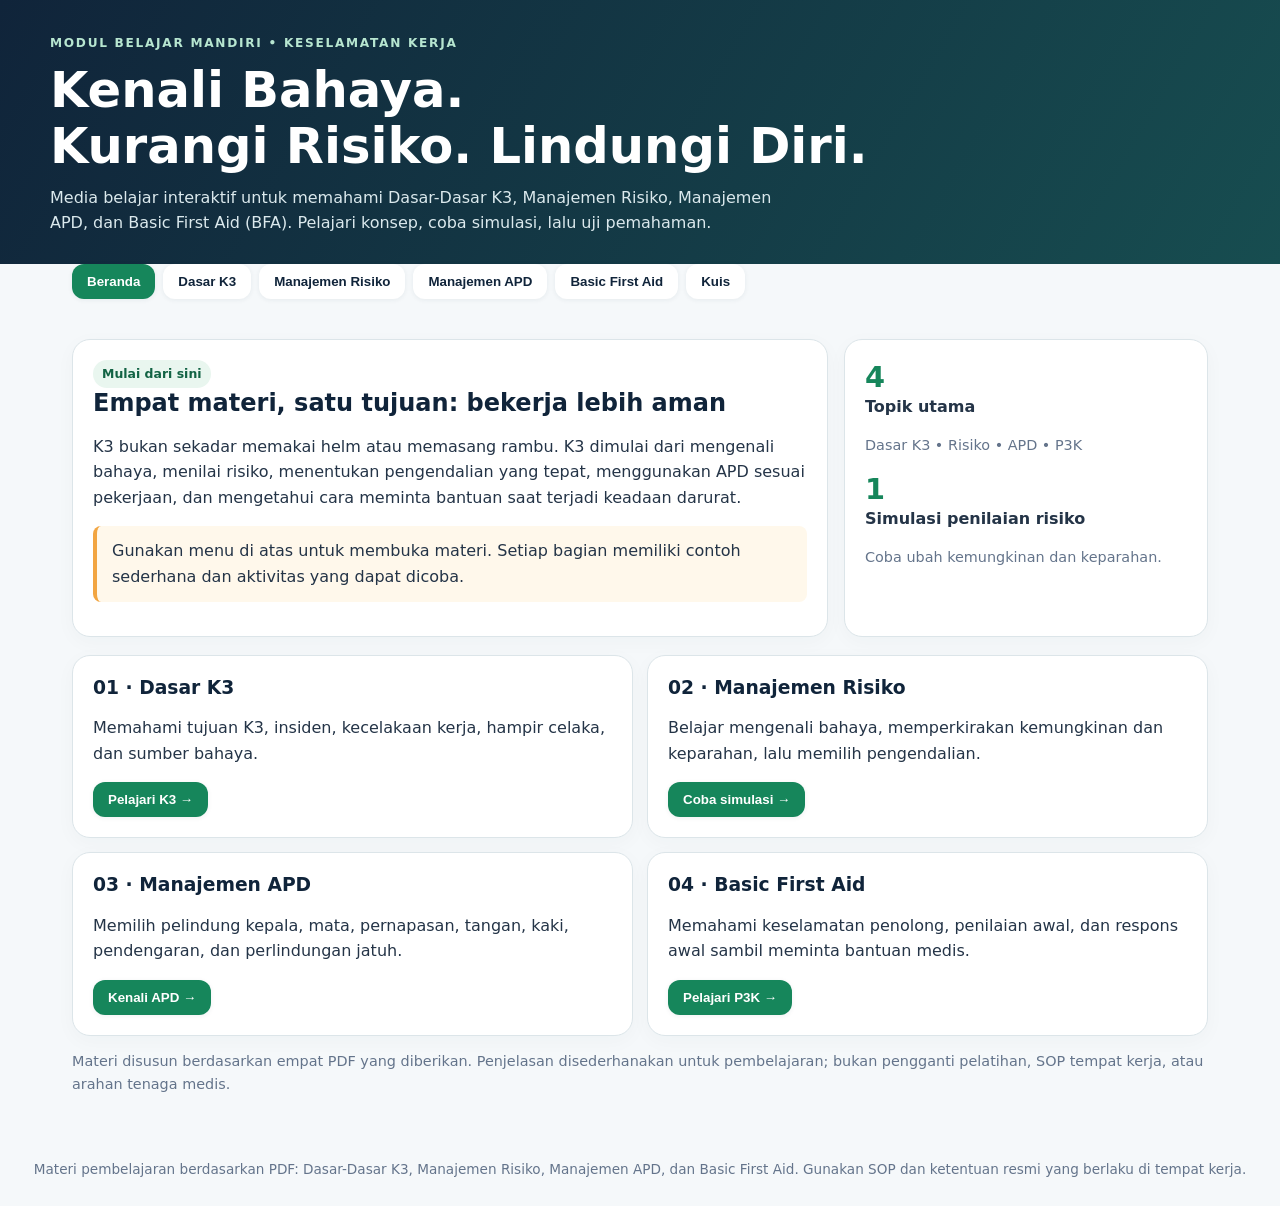
<file: index.html>
<!doctype html>
<html lang="id">
<head>
<meta charset="utf-8"><meta name="viewport" content="width=device-width,initial-scale=1">
<title>Belajar Interaktif K3 | First Aid • Risiko • APD</title>
<link rel="stylesheet" href="css/style.css">
</head>
<body>
<header>
 <div class="eyebrow">Modul belajar mandiri • Keselamatan kerja</div>
 <h1>Kenali Bahaya.<br>Kurangi Risiko. Lindungi Diri.</h1>
 <p>Media belajar interaktif untuk memahami Dasar-Dasar K3, Manajemen Risiko, Manajemen APD, dan Basic First Aid (BFA). Pelajari konsep, coba simulasi, lalu uji pemahaman.</p>
</header>
<nav aria-label="Navigasi materi">
 <button class="active" data-tab="beranda">Beranda</button>
 <button data-tab="k3">Dasar K3</button>
 <button data-tab="risiko">Manajemen Risiko</button>
 <button data-tab="apd">Manajemen APD</button>
 <button data-tab="firstaid">Basic First Aid</button>
 <button data-tab="kuis">Kuis</button>
</nav>
<main class="wrap">
<section id="beranda" class="panel active">
 <div class="hero">
  <div class="card"><span class="tag">Mulai dari sini</span><h2>Empat materi, satu tujuan: bekerja lebih aman</h2>
  <p>K3 bukan sekadar memakai helm atau memasang rambu. K3 dimulai dari mengenali bahaya, menilai risiko, menentukan pengendalian yang tepat, menggunakan APD sesuai pekerjaan, dan mengetahui cara meminta bantuan saat terjadi keadaan darurat.</p>
  <div class="callout">Gunakan menu di atas untuk membuka materi. Setiap bagian memiliki contoh sederhana dan aktivitas yang dapat dicoba.</div></div>
  <div class="card"><div class="kpi">4</div><b>Topik utama</b><p class="small">Dasar K3 • Risiko • APD • P3K</p><div class="kpi">1</div><b>Simulasi penilaian risiko</b><p class="small">Coba ubah kemungkinan dan keparahan.</p></div>
 </div>
 <div class="grid">
  <div class="card"><h3>01 · Dasar K3</h3><p>Memahami tujuan K3, insiden, kecelakaan kerja, hampir celaka, dan sumber bahaya.</p><button class="btn primary" onclick="go('k3')">Pelajari K3 →</button></div>
  <div class="card"><h3>02 · Manajemen Risiko</h3><p>Belajar mengenali bahaya, memperkirakan kemungkinan dan keparahan, lalu memilih pengendalian.</p><button class="btn primary" onclick="go('risiko')">Coba simulasi →</button></div>
  <div class="card"><h3>03 · Manajemen APD</h3><p>Memilih pelindung kepala, mata, pernapasan, tangan, kaki, pendengaran, dan perlindungan jatuh.</p><button class="btn primary" onclick="go('apd')">Kenali APD →</button></div>
  <div class="card"><h3>04 · Basic First Aid</h3><p>Memahami keselamatan penolong, penilaian awal, dan respons awal sambil meminta bantuan medis.</p><button class="btn primary" onclick="go('firstaid')">Pelajari P3K →</button></div>
 </div>
 <p class="small">Materi disusun berdasarkan empat PDF yang diberikan. Penjelasan disederhanakan untuk pembelajaran; bukan pengganti pelatihan, SOP tempat kerja, atau arahan tenaga medis.</p>
</section>

<section id="k3" class="panel">
 <div class="card"><span class="tag">Materi 01</span><h2>Dasar-Dasar Keselamatan dan Kesehatan Kerja (K3)</h2><p><b>Pengertian sederhana:</b> K3 adalah upaya untuk melindungi pekerja dan orang lain di tempat kerja, sekaligus memastikan sumber produksi dapat digunakan secara aman dan efisien.</p><p class="small">Rujukan: PDF Dasar-Dasar K3, hlm. 3–5.</p></div>
 <div class="grid" style="margin-top:14px">
  <div class="card"><h3>Tujuan K3</h3><ol><li>Melindungi dan menjamin keselamatan tenaga kerja serta orang lain di tempat kerja.</li><li>Menjamin sumber produksi digunakan secara aman dan efisien.</li><li>Meningkatkan kesejahteraan dan produktivitas.</li></ol></div>
  <div class="card"><h3>Simbol K3</h3><p>Dalam materi, lambang K3 terdiri dari palang hijau, roda gigi bergerigi sebelas, dan dasar putih.</p><ul><li><b>Palang:</b> bebas dari kecelakaan dan penyakit akibat kerja.</li><li><b>Roda gigi:</b> bekerja dengan kesegaran jasmani dan rohani.</li><li><b>Hijau:</b> selamat, sehat, sejahtera.</li><li><b>Putih:</b> bersih dan suci.</li><li><b>11 gerigi:</b> sebelas bab UU No. 1 Tahun 1970.</li></ul><p class="small">Rujukan: PDF Dasar-Dasar K3, hlm. 3.</p></div>
 </div>
 <div class="card" style="margin-top:14px"><h3>Bedakan tiga istilah ini</h3><div class="grid3">
  <div><span class="pill">Insiden</span><p>Kejadian terkait pekerjaan yang dapat menyebabkan cedera, PAK, atau kematian; termasuk keadaan darurat.</p></div>
  <div><span class="pill">Kecelakaan kerja</span><p>Insiden yang benar-benar menyebabkan cedera, PAK, atau kefatalan.</p></div>
  <div><span class="pill">Hampir celaka</span><p>Insiden yang tidak menyebabkan cedera atau kerugian, tetapi berpotensi menyebabkannya.</p></div>
 </div><p class="small">Rujukan: PDF Dasar-Dasar K3, hlm. 6 dan 12–13.</p></div>
 <div class="card" style="margin-top:14px"><h3>Jenis bahaya di tempat kerja</h3><div class="grid">
  <div><b>Biologi</b><p>Bakteri, virus, jamur, tanaman, dan binatang.</p></div><div><b>Kimia</b><p>Bahan, cairan, gas, uap, atau debu berbahaya; dapat bersifat beracun, reaktif, mudah terbakar, iritan, atau korosif.</p></div>
  <div><b>Fisik/mekanik</b><p>Ketinggian, mesin, kendaraan, ruang terbatas, listrik, kebisingan, suhu, cahaya, getaran, dan radiasi.</p></div><div><b>Biomekanik</b><p>Gerakan berulang, postur kerja, pengangkutan manual, serta desain alat atau tempat kerja.</p></div>
  <div><b>Psikologi/sosial</b><p>Stres, kekerasan, pelecehan, pengucilan, dan emosi negatif.</p></div><div><b>Sumber bahaya</b><p>Manusia, mesin, material, metode, dan lingkungan. Bentuknya dapat berupa tindakan tidak aman atau kondisi tidak aman.</p></div>
 </div><p class="small">Rujukan: PDF Dasar-Dasar K3, hlm. 11.</p></div>
 <div class="callout"><b>Contoh:</b> Kabel melintang di jalur pejalan kaki adalah kondisi tidak aman. Jika seseorang tersandung tetapi tidak cedera, kejadian itu dapat dilaporkan sebagai hampir celaka. Jangan menunggu sampai ada korban untuk memperbaiki kondisi tersebut.</div>
</section>

<section id="risiko" class="panel">
 <div class="card"><span class="tag">Materi 02</span><h2>Manajemen Risiko K3</h2><p>Manajemen risiko adalah aktivitas terkoordinasi untuk mengarahkan dan mengendalikan organisasi terkait risiko. Tujuannya mengenali ancaman, menilai tingkat risikonya, mengendalikan, dan menyiapkan sumber daya yang diperlukan.</p><p class="small">Rujukan: PDF Manajemen Risiko, hlm. 2 dan 5.</p></div>
 <div class="grid" style="margin-top:14px">
  <div class="card"><h3>Empat tahap pengelolaan</h3>
   <div class="step"><span class="num">1</span><div><b>Identifikasi risiko</b><br>Kenali bahaya yang mengancam pekerja, aset, atau kegiatan.</div></div>
   <div class="step"><span class="num">2</span><div><b>Pengukuran risiko</b><br>Nilai kemungkinan kejadian dan tingkat keparahannya.</div></div>
   <div class="step"><span class="num">3</span><div><b>Pengendalian risiko</b><br>Tentukan tindakan untuk menghilangkan atau mengurangi risiko.</div></div>
   <div class="step"><span class="num">4</span><div><b>Pembiayaan risiko</b><br>Perkirakan biaya dan pastikan sumber daya tersedia.</div></div>
  </div>
  <div class="card"><h3>Tiga langkah penilaian risiko</h3><ol><li>Perhatikan dan identifikasi bahayanya.</li><li>Nilai risikonya: seberapa mungkin dan seberapa parah dampaknya?</li><li>Tentukan pengendalian dan terapkan.</li></ol><p>Libatkan pekerja dan perwakilan keselamatan, lalu catat hasil penilaian.</p><p class="small">Rujukan: PDF Manajemen Risiko, hlm. 8–11.</p></div>
 </div>
 <div class="card" style="margin-top:14px"><h3>Simulasi sederhana: hitung skor risiko</h3><p>Materi menggunakan perkalian <b>kemungkinan × keparahan</b>. Pilih angka 1–5 untuk melihat skor ilustratif. Skor ini mengikuti matriks angka pada materi, bukan penilaian resmi untuk semua tempat kerja.</p>
 <div class="grid">
  <div><label for="like">Kemungkinan (1–5)</label><select id="like"><option value="1">1 · Sangat jarang (1–20%)</option><option value="2">2 · Jarang (21–40%)</option><option value="3" selected>3 · Sedang (41–60%)</option><option value="4">4 · Sering (61–80%)</option><option value="5">5 · Sangat sering (81–99%)</option></select></div>
  <div><label for="sev">Keparahan (1–5)</label><select id="sev"><option value="1">1 · Tidak ada dampak</option><option value="2">2 · Ringan (P3K)</option><option value="3" selected>3 · Sedang</option><option value="4">4 · Berat</option><option value="5">5 · Sangat berat/fatal</option></select></div>
 </div>
 <div id="riskResult" class="result" aria-live="polite"><b>Skor: 9</b><br>Kategori pada matriks: Sedang. Perlu tindakan pengendalian sesuai kondisi bahaya.</div>
 <p class="small">Rujukan: PDF Manajemen Risiko, hlm. 17–20. Kategori matriks dapat berbeda antarorganisasi; ikuti standar dan prosedur tempat kerja.</p></div>
 <div class="card" style="margin-top:14px"><h3>Hirarki pengendalian bahaya</h3><p>Urutkan pilihan dari yang paling efektif. APD berada pada tingkat terakhir, bukan satu-satunya pengendalian.</p>
 <div class="grid3"><div class="card"><b>1. Eliminasi</b><p>Hilangkan sumber bahaya.</p></div><div class="card"><b>2. Substitusi</b><p>Ganti bahan, alat, atau proses dengan yang lebih aman.</p></div><div class="card"><b>3. Rekayasa teknis</b><p>Pisahkan pekerja dari bahaya atau pasang pelindung mesin/ventilasi.</p></div><div class="card"><b>4. Administratif</b><p>SOP, rambu, pelatihan, pengaturan waktu atau sistem kerja.</p></div><div class="card"><b>5. APD</b><p>Perlindungan terakhir untuk mengurangi paparan pekerja.</p></div></div>
 <p class="small">Rujukan: PDF Manajemen Risiko, hlm. 32–42.</p></div>
</section>

<section id="apd" class="panel">
 <div class="card"><span class="tag">Materi 03</span><h2>Manajemen Alat Pelindung Diri (APD)</h2><p>APD adalah alat yang berfungsi mengisolasi sebagian atau seluruh tubuh dari potensi bahaya di tempat kerja. APD menjadi penghalang antara pekerja dan bahaya, tetapi tidak menghilangkan bahaya itu sendiri.</p><p class="small">Rujukan: PDF Manajemen APD, hlm. 3–4.</p><div class="callout">Ingat: APD bukan pengganti pengendalian teknis, praktik kerja aman, atau pengendalian administratif. APD adalah lapisan perlindungan terakhir.</div></div>
 <div class="card" style="margin-top:14px"><h3>Pilih bahaya, lihat jenis APD yang relevan</h3><label for="hazard">Bahaya atau paparan</label><select id="hazard"><option value="mata">Partikel terbang, percikan, atau radiasi cahaya</option><option value="napas">Debu, asap, gas, uap, atau kabut berbahaya</option><option value="kepala">Benda jatuh atau benturan pada kepala</option><option value="tangan">Bahan kimia atau risiko pada tangan/kulit</option><option value="kaki">Benda jatuh, tertusuk, atau permukaan berisiko pada kaki</option><option value="bising">Paparan kebisingan berlebih</option><option value="jatuh">Risiko jatuh saat bekerja di ketinggian</option></select>
 <div id="apdResult" class="result" aria-live="polite"><b>Pelindung mata dan wajah</b><br>Kacamata pengaman, goggles, face shield, atau helm las sesuai jenis paparan. Face shield tidak menggantikan kacamata pelindung.</div></div>
 <div class="grid" style="margin-top:14px">
  <div class="card"><h3>7 kelompok pelindung</h3><ol><li>Mata dan wajah</li><li>Pernapasan</li><li>Kepala</li><li>Kaki</li><li>Tangan dan kulit</li><li>Pendengaran</li><li>Perlindungan jatuh dari ketinggian</li></ol><p class="small">Rujukan: PDF Manajemen APD, hlm. 8.</p></div>
  <div class="card"><h3>Tanggung jawab</h3><b>Perusahaan</b><p>Mengidentifikasi kebutuhan, menyediakan APD yang sesuai, melatih pekerja, mengatur penyimpanan dan distribusi, serta menyediakan tempat pemusnahan APD rusak/kedaluwarsa.</p><b>Pekerja</b><p>Mengikuti pengendalian risiko dan menggunakan APD yang sesuai dengan pekerjaan.</p><p class="small">Rujukan: PDF Manajemen APD, hlm. 4 dan 7.</p></div>
 </div>
 <div class="card" style="margin-top:14px"><h3>Siklus pengelolaan APD</h3><div class="grid3"><div><span class="num">1</span><b>Rencanakan</b><p>Dasarkan kebutuhan APD pada identifikasi bahaya.</p></div><div><span class="num">2</span><b>Daftarkan</b><p>Buat daftar dan jadwal APD yang diperlukan.</p></div><div><span class="num">3</span><b>Latih</b><p>Ajarkan penggunaan, perawatan, dan penyimpanan.</p></div><div><span class="num">4</span><b>Informasikan</b><p>Jelaskan potensi bahaya di tempat kerja.</p></div><div><span class="num">5</span><b>Distribusikan</b><p>Catat penerima dan jenis pekerjaan.</p></div><div><span class="num">6</span><b>Rawat/ganti</b><p>Simpan dengan benar dan musnahkan APD rusak/kedaluwarsa.</p></div></div><p class="small">Rujukan: PDF Manajemen APD, hlm. 7 dan 13.</p></div>
</section>

<section id="firstaid" class="panel">
 <div class="card"><span class="tag">Materi 04</span><h2>Basic First Aid (BFA) / Pertolongan Pertama</h2><p>Pertolongan pertama adalah perawatan awal bagi orang yang mengalami cedera atau sakit mendadak, sejak kejadian sampai bantuan medis datang. Penolong harus mengutamakan keselamatan diri, lokasi, dan korban.</p><p class="small">Rujukan: PDF BFA, hlm. 22–24 dan 28–29.</p></div>
 <div class="callout danger"><b>Penting:</b> Materi ini untuk pengenalan. Dalam keadaan darurat, segera hubungi layanan darurat/tenaga medis setempat dan ikuti instruksi petugas. Jangan melakukan tindakan yang belum pernah dilatihkan. Panduan pertolongan pertama dapat berubah; ikuti pelatihan dan protokol terbaru yang berlaku.</div>
 <div class="card"><h3>Prinsip 3S sebelum menolong</h3><div class="grid3"><div><div class="kpi">1</div><b>Safety Self</b><p>Pastikan diri aman dan gunakan APD yang sesuai, misalnya sarung tangan medis.</p></div><div><div class="kpi">2</div><b>Safety Scene</b><p>Pastikan lokasi aman. Waspadai lalu lintas, kabel listrik, kebocoran gas, dan bahaya lain.</p></div><div><div class="kpi">3</div><b>Safety Patient</b><p>Setelah lokasi aman, bantu korban tanpa menambah risiko atau memindahkan korban tanpa alasan.</p></div></div><p class="small">Rujukan: PDF BFA, hlm. 8–9 dan 28.</p></div>
 <div class="card" style="margin-top:14px"><h3>Penilaian awal: DR-CAB</h3><p>Materi BFA menggunakan urutan Danger, Response, Chest Compression, Airway, dan Breathing.</p>
 <div class="step"><span class="num">D</span><div><b>Danger — Bahaya</b><br>Periksa apakah lokasi aman bagi penolong, korban, dan orang sekitar.</div></div>
 <div class="step"><span class="num">R</span><div><b>Response — Respons</b><br>Periksa respons korban dan segera minta bantuan jika tidak merespons.</div></div>
 <div class="step"><span class="num">C</span><div><b>Chest Compression — Kompresi dada</b><br>Jika korban tidak responsif dan tidak bernapas normal, hubungi layanan darurat dan ikuti instruksi operator. RJP dilakukan oleh orang yang terlatih atau sesuai arahan petugas.</div></div>
 <div class="step"><span class="num">A</span><div><b>Airway — Jalan napas</b><br>Pastikan jalan napas ditangani sesuai pelatihan dan kondisi korban.</div></div>
 <div class="step"><span class="num">B</span><div><b>Breathing — Pernapasan</b><br>Nilai apakah korban bernapas normal. Jangan menunda meminta bantuan.</div></div>
 <p class="small">Rujukan: PDF BFA, hlm. 7–20. Detail teknik RJP dalam slide lama dapat berbeda dari pedoman terkini; gunakan pelatihan/protokol terbaru.</p></div>
 <div class="grid" style="margin-top:14px">
  <div class="card"><h3>Jika korban tidak sadar</h3><ul><li>Segera minta bantuan medis.</li><li>Periksa respons dan pernapasan.</li><li>Jangan memberi makan atau minum kepada korban yang pingsan atau setengah sadar.</li><li>Hindari memindahkan korban kecuali ada bahaya langsung.</li><li>Pantau kondisi sampai bantuan datang.</li></ul><p class="small">Rujukan: PDF BFA, hlm. 16.</p></div>
  <div class="card"><h3>Topik cedera dalam materi</h3><ul><li>Perdarahan dan mimisan</li><li>Syok</li><li>Sprain dan strain</li><li>Luka bakar</li><li>Tersedak</li><li>Patah tulang</li><li>Pingsan</li></ul><p>Untuk seluruh kondisi, utamakan keselamatan, minta bantuan medis sesuai tingkat kegawatan, dan lakukan tindakan hanya sesuai kompetensi/pelatihan.</p><p class="small">Rujukan: PDF BFA, hlm. 38–57.</p></div>
 </div>
 <div class="card" style="margin-top:14px"><h3>Alur keputusan cepat</h3><label for="victim">Apa kondisi yang terlihat?</label><select id="victim"><option value="danger">Lokasi masih berbahaya</option><option value="unresponsive">Korban tidak merespons</option><option value="bleed">Ada perdarahan</option><option value="burn">Ada luka bakar</option><option value="fracture">Diduga patah tulang/cedera berat</option><option value="conscious">Korban sadar dan bernapas normal</option></select><div id="aidResult" class="result" aria-live="polite">Jangan mendekat sebelum bahaya dikendalikan. Amankan area dan panggil bantuan yang berwenang.</div></div>
</section>

<section id="kuis" class="panel">
 <div class="card"><span class="tag">Evaluasi mandiri</span><h2>Kuis pemahaman K3</h2><p>Pilih satu jawaban untuk setiap pertanyaan, lalu tekan <b>Periksa jawaban</b>. Hasil akan menunjukkan bagian yang perlu dipelajari kembali.</p><div class="progress"><span id="quizProgress"></span></div><div id="quizArea"></div><button class="btn primary" id="checkQuiz">Periksa jawaban</button> <button class="btn" id="resetQuiz">Ulangi kuis</button><div id="quizScore" aria-live="polite"></div></div>
</section>
</main>
<footer>Materi pembelajaran berdasarkan PDF: Dasar-Dasar K3, Manajemen Risiko, Manajemen APD, dan Basic First Aid. Gunakan SOP dan ketentuan resmi yang berlaku di tempat kerja.</footer>
<script src="js/app.js"></script>
</body></html>
</file>
<file: css/style.css>
:root{--navy:#10243a;--green:#16865b;--mint:#e9f6ef;--orange:#f2a541;--ink:#243447;--muted:#64748b;--paper:#f5f8fa;--line:#dce5e9;--red:#c74747;--yellow:#e7b83f}
*{box-sizing:border-box}body{margin:0;background:var(--paper);color:var(--ink);font:16px/1.6 Inter,ui-sans-serif,system-ui,-apple-system,Segoe UI,Arial}
header{background:linear-gradient(120deg,#10243a,#174d50);color:white;padding:34px max(22px,calc((100% - 1180px)/2)) 28px}
header .eyebrow{color:#b7e6d0;text-transform:uppercase;letter-spacing:.14em;font-size:.76rem;font-weight:800}
h1{font-size:clamp(2rem,4vw,3.1rem);line-height:1.12;margin:10px 0}
header p{max-width:760px;color:#dbe9ed;margin:0}
.wrap{max-width:1180px;margin:auto;padding:22px}
nav{display:flex;gap:8px;flex-wrap:wrap;margin:0 auto 18px;max-width:1180px;padding:0 22px}
nav button,.btn{border:0;border-radius:12px;padding:10px 15px;background:white;color:var(--navy);font-weight:750;cursor:pointer;box-shadow:0 1px 5px #18344a12}
nav button.active,.btn.primary{background:var(--green);color:white}
button:focus-visible,select:focus-visible,input:focus-visible{outline:3px solid #f2a541;outline-offset:2px}
.panel{display:none}.panel.active{display:block}
.hero{display:grid;grid-template-columns:1.35fr .65fr;gap:16px;margin-bottom:18px}
.card{background:white;border:1px solid var(--line);border-radius:18px;padding:20px;box-shadow:0 5px 20px #17354a08}
.card h2,.card h3{color:var(--navy);margin:0 0 10px;line-height:1.25}
.card p:last-child{margin-bottom:0}
.tag{display:inline-block;background:var(--mint);color:#126344;padding:4px 9px;border-radius:99px;font-size:.78rem;font-weight:800}
.grid{display:grid;grid-template-columns:repeat(2,minmax(0,1fr));gap:14px}
.grid3{display:grid;grid-template-columns:repeat(3,minmax(0,1fr));gap:12px}
.kpi{font-size:1.8rem;font-weight:850;color:var(--green);line-height:1.2}
.small{font-size:.9rem;color:var(--muted)}
.callout{border-left:4px solid var(--orange);background:#fff8eb;padding:12px 15px;border-radius:8px;margin:14px 0}
.danger{border-left-color:var(--red);background:#fff1f1}
ul{padding-left:21px}li{margin:5px 0}
.step{display:flex;gap:12px;align-items:flex-start;margin:12px 0}
.num{flex:0 0 32px;height:32px;border-radius:50%;background:var(--green);color:white;display:grid;place-items:center;font-weight:850}
.pill{padding:5px 10px;border-radius:8px;background:#edf2f5;font-size:.82rem;font-weight:700}
select,input{padding:10px 12px;border:1px solid #cbd5df;border-radius:10px;background:white;color:var(--ink);font:inherit;max-width:100%}
label{font-weight:700;display:block;margin:8px 0 5px}
.result{margin-top:12px;padding:14px;border-radius:12px;background:#eef7f2;border:1px solid #cce6d7}
.result.high{background:#fff0ed;border-color:#f0c4bc}.result.medium{background:#fff8e7;border-color:#f0dfaa}
table{border-collapse:collapse;width:100%;font-size:.9rem}th,td{padding:9px;border:1px solid var(--line);text-align:left;vertical-align:top}th{background:#edf3f4;color:var(--navy)}
.quiz-q{padding:14px 0;border-bottom:1px solid var(--line)}.quiz-q p{font-weight:750;margin:0 0 8px}
.option{display:block;margin:7px 0;font-weight:500}.option input{margin-right:8px}
.feedback{font-weight:750;margin-top:6px}
.progress{height:8px;background:#e5ecef;border-radius:20px;overflow:hidden;margin:12px 0}.progress span{display:block;height:100%;background:var(--green);width:0}
footer{padding:26px 22px;color:var(--muted);text-align:center;font-size:.85rem}
@media(max-width:760px){.hero,.grid,.grid3{grid-template-columns:1fr}header{padding-top:26px}.wrap{padding:14px}nav{padding:0 14px}.card{padding:16px}}
</file>
